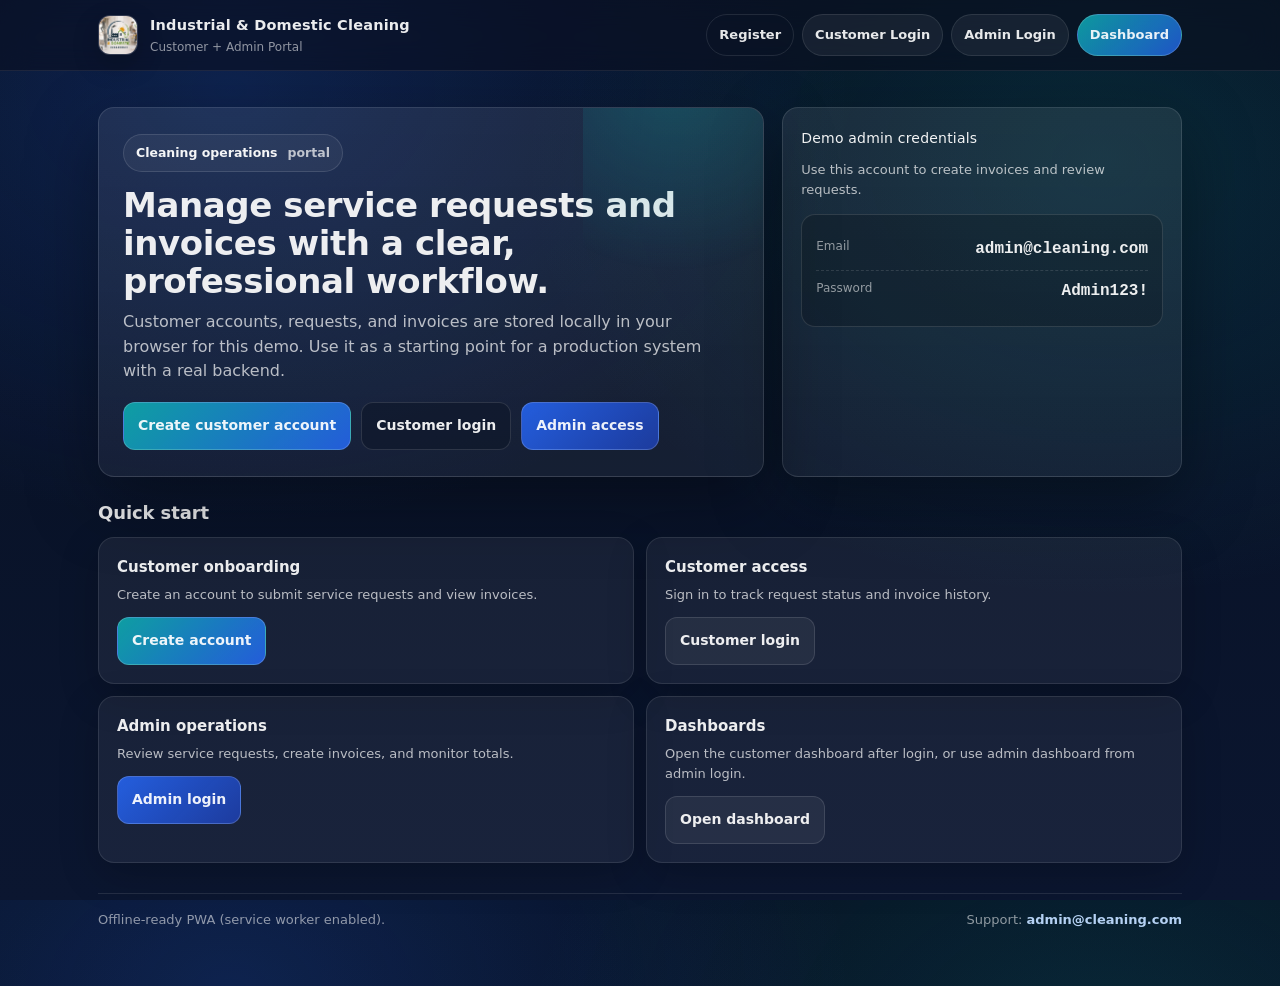
<file: index.html>
<!DOCTYPE html>
<html lang="en">

<head>
    <meta charset="UTF-8">
    <meta name="viewport" content="width=device-width, initial-scale=1.0">
    <meta http-equiv="X-UA-Compatible" content="IE=edge">
    <meta name="description" content="Industrial & Domestic Cleaning Solutions - Professional Cleaning Services">
    <meta name="theme-color" content="#071021">
    <link rel="manifest" href="manifest.json">
    <title>Industrial & Domestic Cleaning Solutions</title>
    <link rel="stylesheet" href="styles.css">
</head>

<body data-page="home">
    <div class="shell">
        <div class="topbar">
            <div class="topbar-inner">
                <a class="brand" href="index.html">
                    <img class="brand-logo" src="logo.jpeg" alt="Industrial & Domestic Cleaning Solutions logo">
                    <div class="brand-title">
                        <strong>Industrial & Domestic Cleaning</strong>
                        <span>Customer + Admin Portal</span>
                    </div>
                </a>
                <nav class="nav" aria-label="Primary">
                    <a class="chip ghost" href="register.html">Register</a>
                    <a class="chip" href="login.html">Customer Login</a>
                    <a class="chip" href="admin-login.html">Admin Login</a>
                    <a class="chip primary" href="customer-dashboard.html">Dashboard</a>
                </nav>
            </div>
        </div>

        <main class="main">
            <section class="hero">
                <div class="panel hero-main">
                    <div class="kicker"><b>Cleaning operations</b> portal</div>
                    <h1>Manage service requests and invoices with a clear, professional workflow.</h1>
                    <p class="lead">Customer accounts, requests, and invoices are stored locally in your browser for this demo. Use it as a starting point for a production system with a real backend.</p>
                    <div class="cta-row">
                        <a class="btn primary" href="register.html">Create customer account</a>
                        <a class="btn dark" href="login.html">Customer login</a>
                        <a class="btn secondary" href="admin-login.html">Admin access</a>
                    </div>
                </div>
                <aside class="panel hero-aside">
                    <p class="aside-title">Demo admin credentials</p>
                    <p class="aside-note">Use this account to create invoices and review requests.</p>
                    <div class="demo" role="note" aria-label="Demo admin credentials">
                        <div class="row"><span class="label">Email</span><code>admin@cleaning.com</code></div>
                        <div class="row"><span class="label">Password</span><code>Admin123!</code></div>
                    </div>
                </aside>
            </section>

            <section class="section">
                <h2>Quick start</h2>
                <div class="cards">
                    <div class="card">
                        <h3>Customer onboarding</h3>
                        <p>Create an account to submit service requests and view invoices.</p>
                        <a class="btn primary" href="register.html">Create account</a>
                    </div>
                    <div class="card">
                        <h3>Customer access</h3>
                        <p>Sign in to track request status and invoice history.</p>
                        <a class="btn" href="login.html">Customer login</a>
                    </div>
                    <div class="card">
                        <h3>Admin operations</h3>
                        <p>Review service requests, create invoices, and monitor totals.</p>
                        <a class="btn secondary" href="admin-login.html">Admin login</a>
                    </div>
                    <div class="card">
                        <h3>Dashboards</h3>
                        <p>Open the customer dashboard after login, or use admin dashboard from admin login.</p>
                        <a class="btn" href="customer-dashboard.html">Open dashboard</a>
                    </div>
                </div>
                <div class="footer">
                    <span>Offline-ready PWA (service worker enabled).</span>
                    <span>Support: <a class="link" href="mailto:admin@cleaning.com">admin@cleaning.com</a></span>
                </div>
            </section>
        </main>
    </div>

    <script>
        if ('serviceWorker' in navigator) {
            window.addEventListener('load', function() {
                navigator.serviceWorker.register('/sw.js').catch(function() {});
            });
        }
    </script>
    <script src="auth.js" defer></script>
</body>

</html>
</file>
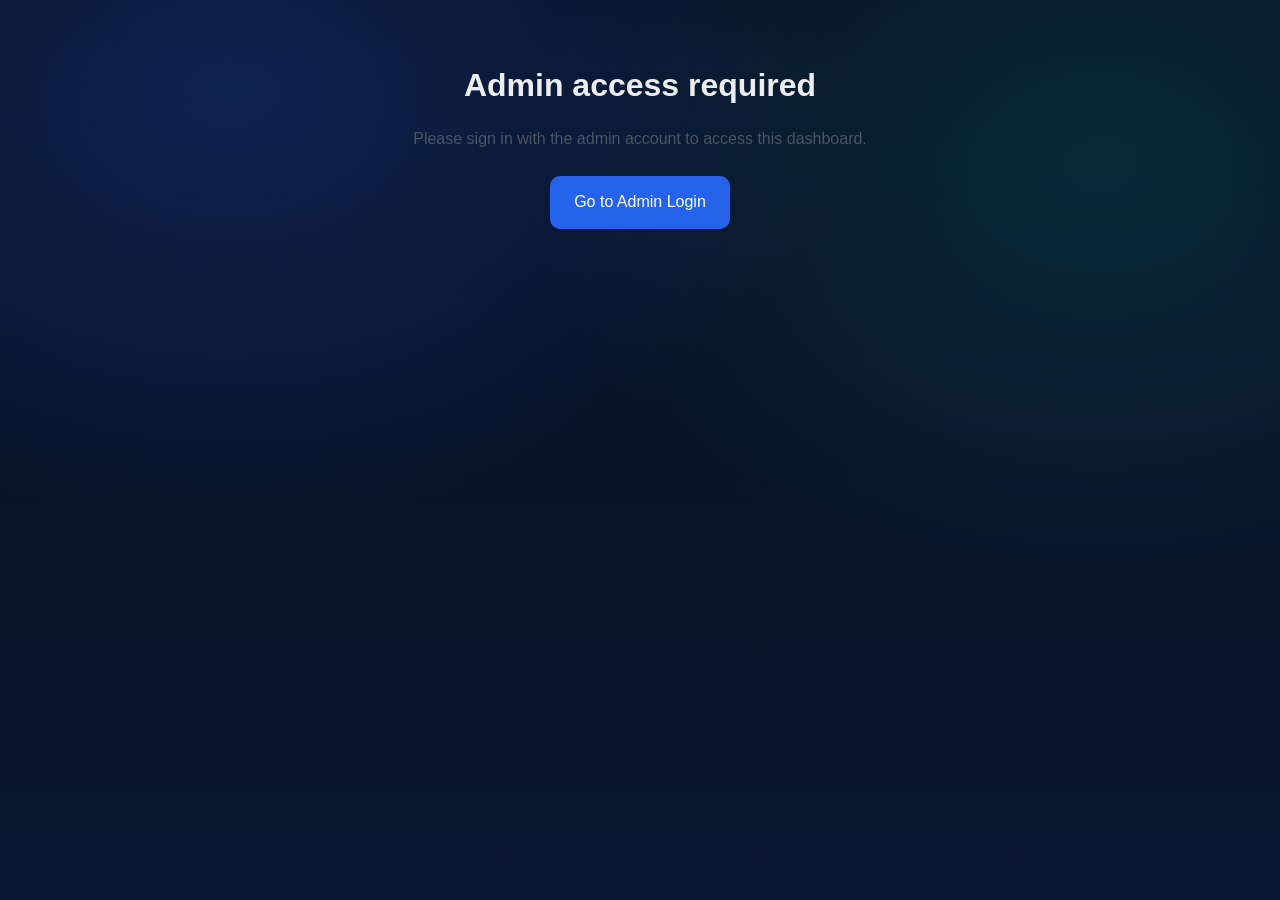
<file: admin-dashboard.html>
<!DOCTYPE html>
<html lang="en">

<head>
    <meta charset="UTF-8">
    <meta name="viewport" content="width=device-width, initial-scale=1.0">
    <meta http-equiv="X-UA-Compatible" content="IE=edge">
    <meta name="description" content="Admin Dashboard for Industrial & Domestic Cleaning Solutions">
    <meta name="theme-color" content="#071021">
    <link rel="manifest" href="manifest.json">
    <title>Admin Dashboard - Industrial & Domestic Cleaning Solutions</title>
    <link rel="stylesheet" href="styles.css">
</head>

<body data-page="admin-dashboard">
    <div class="page">
        <div class="dash-header">
            <div style="display: flex; align-items: center; gap: 16px;">
                <img src="logo.jpeg" alt="Logo" style="height: 50px; width: auto; border-radius: 8px;">
                <div>
                    <h1 class="dash-title">Admin Dashboard</h1>
                    <p class="dash-sub">Managed by admin@cleaning.com | Support: +1 (224) 440-0570</p>
                </div>
            </div>
            <div class="dash-actions">
                <a href="index.html" class="btn dark">Home</a>
                <a href="register.html" class="btn dark">Create Customer</a>
                <a href="customer-dashboard.html" class="btn dark">Customer Portal</a>
                <button id="logout-button" class="btn primary" type="button">Logout</button>
            </div>
        </div>

        <div class="grid">
            <div class="stat-card">
                <div class="stat-label">Total Customers</div>
                <div class="stat-value" id="admin-total-customers">--</div>
            </div>
            <div class="stat-card">
                <div class="stat-label">Total Invoices</div>
                <div class="stat-value" id="admin-total-invoices">--</div>
            </div>
            <div class="stat-card">
                <div class="stat-label">Amount Paid</div>
                <div class="stat-value" id="admin-amount-paid">--</div>
            </div>
            <div class="stat-card">
                <div class="stat-label">Amount Pending</div>
                <div class="stat-value" id="admin-amount-pending">--</div>
            </div>
            <div class="stat-card">
                <div class="stat-label">Pending Requests</div>
                <div class="stat-value" id="admin-pending-requests">--</div>
            </div>
        </div>

        <div class="card block">
            <h2>Customers (Account Monitoring)</h2>
            <table>
                <thead>
                    <tr>
                        <th>Company</th>
                        <th>Contact</th>
                        <th>Email</th>
                        <th>Phone</th>
                        <th>Invoices</th>
                        <th>Requests</th>
                        <th>Actions</th>
                    </tr>
                </thead>
                <tbody id="admin-customer-body">
                    <tr>
                        <td colspan="8" style="text-align:center; padding:18px; color:#6b7280;">No customers loaded yet.</td>
                    </tr>
                </tbody>
            </table>
        </div>

        <div class="card block">
            <h2>Admin Settings</h2>
            <p class="muted" style="margin: 0 0 12px;">Change the admin password for this browser. (This demo stores it in localStorage.)</p>

            <form id="admin-password-form" method="post" action="#">
                <div class="form-row">
                    <div class="form-group">
                        <label for="admin_current_password">Current password</label>
                        <input type="password" id="admin_current_password" name="admin_current_password" required placeholder="Enter current password">
                    </div>
                    <div class="form-group">
                        <label for="admin_new_password">New password</label>
                        <input type="password" id="admin_new_password" name="admin_new_password" required minlength="6" placeholder="At least 6 characters">
                    </div>
                </div>
                <div class="form-group">
                    <label for="admin_confirm_password">Confirm new password</label>
                    <input type="password" id="admin_confirm_password" name="admin_confirm_password" required minlength="6" placeholder="Repeat new password">
                </div>

                <button type="submit" class="btn primary">Update Admin Password</button>
                <div id="admin-password-notice" class="notice" style="display:none; margin-top:16px;"></div>
            </form>

            <div class="notice" style="margin-top: 14px;">
                <div style="font-weight:900; margin-bottom: 6px;">Password recovery code</div>
                <div class="muted" style="margin-bottom: 10px;">Use this if you forget the admin password (Admin Forgot Password page).</div>
                <div style="display:flex; gap: 10px; flex-wrap:wrap; align-items:center;">
                    <code id="admin-recovery-value" style="padding: 10px 12px; border-radius: 12px; background: rgba(0,0,0,.18); border: 1px solid rgba(255,255,255,.10);">—</code>
                    <button id="admin-recovery-regenerate" type="button" class="btn dark" style="padding: 10px 12px;">Regenerate</button>
                    <a class="btn" href="admin-forgot-password.html" style="padding: 10px 12px;">Open reset page</a>
                </div>
            </div>
        </div>

        <div class="card block">
            <h2>Service Requests</h2>
            <table>
                <thead>
                    <tr>
                        <th>Customer</th>
                        <th>Service Type</th>
                        <th>Description</th>
                        <th>Requested Date</th>
                        <th>Status</th>
                        <th>Actions</th>
                    </tr>
                </thead>
                <tbody id="admin-service-requests-body">
                    <tr>
                        <td colspan="6" style="text-align:center; padding:18px; color:#6b7280;">No service requests yet.</td>
                    </tr>
                </tbody>
            </table>
        </div>

        <div class="card block">
            <h2>Latest Invoices</h2>
            <table>
                <thead>
                    <tr>
                        <th>Invoice #</th>
                        <th>Customer</th>
                        <th>Amount</th>
                        <th>Status</th>
                        <th>Date</th>
                    </tr>
                </thead>
                <tbody id="admin-invoice-body">
                    <tr>
                        <td colspan="5" style="text-align:center; padding:18px; color:#6b7280;">No invoices found yet.</td>
                    </tr>
                </tbody>
            </table>
        </div>

        <div class="card block">
            <h2>Create Invoice</h2>
            <form id="invoice-form" method="post" action="#">
                <div class="form-group">
                    <label for="customer_id">Customer Email or Company</label>
                    <input type="text" id="customer_id" name="customer_id" required placeholder="Enter customer email or company">
                </div>

                <div class="form-row">
                    <div class="form-group">
                        <label for="invoice_number">Invoice Number</label>
                        <input type="text" id="invoice_number" name="invoice_number" required placeholder="INV-xxxx">
                    </div>
                    <div class="form-group">
                        <label for="amount">Amount</label>
                        <input type="number" id="amount" name="amount" required step="0.01" placeholder="0.00">
                    </div>
                </div>

                <div class="form-group">
                    <label for="description">Description</label>
                    <textarea id="description" name="description" rows="4" placeholder="Service description"></textarea>
                </div>

                <div class="form-group">
                    <label for="due_date">Due Date</label>
                    <input type="date" id="due_date" name="due_date" required>
                </div>

                <button type="submit" class="btn primary">Create Invoice</button>
                <div id="invoice-submit-notice" class="notice good" style="display:none; margin-top:16px;"></div>
                <p class="hint">This form creates an invoice for a registered customer.</p>
            </form>
        </div>

        <dialog id="customer-dialog" style="border: 1px solid rgba(255,255,255,.14); border-radius: 16px; background: rgba(10,14,30,.96); color: rgba(255,255,255,.92); width: min(820px, calc(100vw - 24px)); box-shadow: 0 24px 70px rgba(0,0,0,.45);">
            <div style="display:flex; justify-content: space-between; gap: 14px; align-items:flex-start; padding: 14px 14px 10px;">
                <div>
                    <div style="font-weight: 900; letter-spacing: -.2px; font-size: 16px;">Customer account</div>
                    <div id="customer-dialog-sub" class="muted" style="margin-top: 4px;">—</div>
                </div>
                <button id="customer-dialog-close" class="btn dark" type="button" style="padding: 10px 12px;">Close</button>
            </div>
            <div style="padding: 0 14px 14px;">
                <div id="customer-dialog-body" class="notice" style="background: rgba(255,255,255,.05); border-color: rgba(255,255,255,.10);"></div>
                <div class="muted" style="margin-top: 10px;">Security note: this is a demo. Don’t store real passwords in localStorage in production.</div>
            </div>
        </dialog>
    </div>
    <script src="auth.js" defer></script>
</body>

</html>
</file>
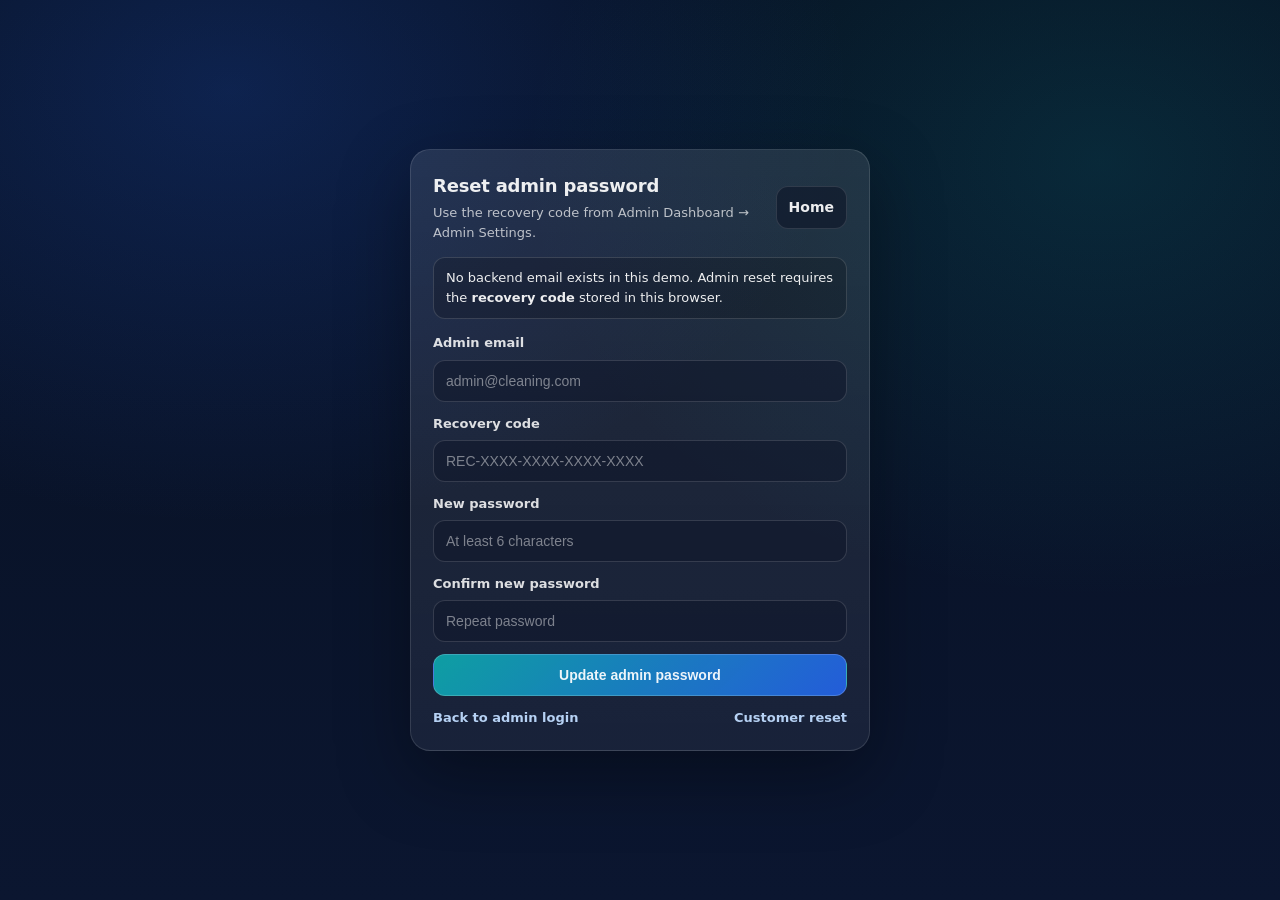
<file: admin-forgot-password.html>
<!DOCTYPE html>
<html lang="en">
<head>
    <meta charset="UTF-8">
    <meta name="viewport" content="width=device-width, initial-scale=1.0">
    <meta http-equiv="X-UA-Compatible" content="IE=edge">
    <meta name="description" content="Reset admin password - Industrial & Domestic Cleaning Solutions">
    <meta name="theme-color" content="#071021">
    <link rel="manifest" href="manifest.json">
    <title>Forgot Password - Admin</title>
    <link rel="stylesheet" href="styles.css">
</head>
<body>
    <div class="auth-wrap">
        <div class="auth-card">
            <div class="auth-head">
                <div>
                    <h1 class="auth-title">Reset admin password</h1>
                    <p class="auth-subtitle">Use the recovery code from Admin Dashboard → Admin Settings.</p>
                </div>
                <a class="btn dark" href="index.html" style="padding:10px 12px;">Home</a>
            </div>

            <div class="notice" style="margin: 6px 0 12px;">
                No backend email exists in this demo. Admin reset requires the <b>recovery code</b> stored in this browser.
            </div>

            <form id="admin-forgot-form" class="form" method="post" action="#">
                <div class="field">
                    <label for="email">Admin email</label>
                    <input type="email" id="email" name="email" required placeholder="admin@cleaning.com">
                </div>
                <div class="field">
                    <label for="recovery_code">Recovery code</label>
                    <input type="text" id="recovery_code" name="recovery_code" required placeholder="REC-XXXX-XXXX-XXXX-XXXX">
                </div>
                <div class="field">
                    <label for="new_password">New password</label>
                    <input type="password" id="new_password" name="new_password" required minlength="6" placeholder="At least 6 characters">
                </div>
                <div class="field">
                    <label for="confirm_password">Confirm new password</label>
                    <input type="password" id="confirm_password" name="confirm_password" required minlength="6" placeholder="Repeat password">
                </div>

                <div id="admin-forgot-notice" class="notice" style="display:none;"></div>
                <button type="submit" class="btn primary" style="width:100%;">Update admin password</button>
            </form>

            <div class="auth-actions">
                <p class="muted" style="margin:0;"><a class="link" href="admin-login.html">Back to admin login</a></p>
                <p class="muted" style="margin:0;"><a class="link" href="forgot-password.html">Customer reset</a></p>
            </div>
        </div>
    </div>
    <script src="auth.js" defer></script>
</body>
</html>
</file>
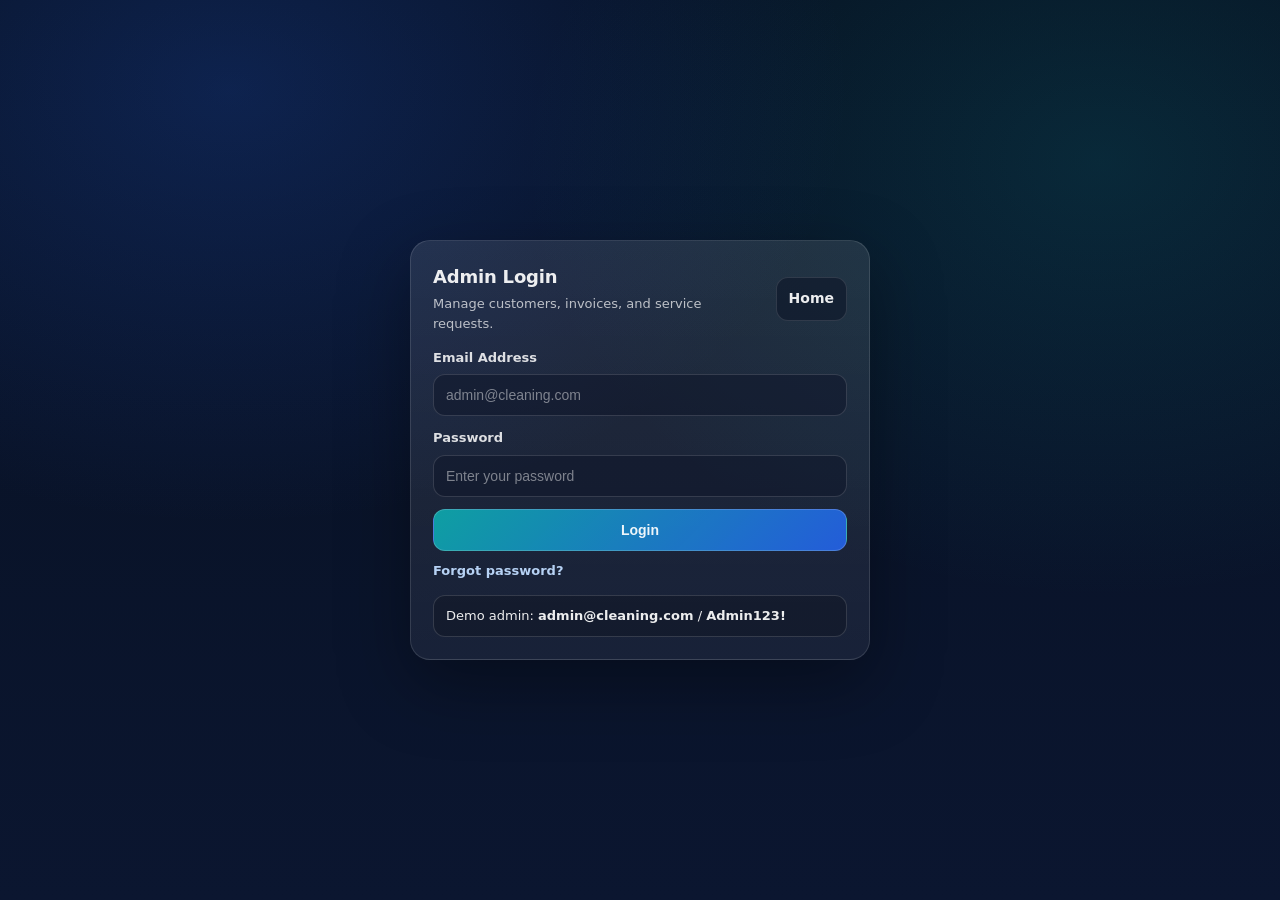
<file: admin-login.html>
<!DOCTYPE html>
<html lang="en">

<head>
    <meta charset="UTF-8">
    <meta name="viewport" content="width=device-width, initial-scale=1.0">
    <meta http-equiv="X-UA-Compatible" content="IE=edge">
    <meta name="description" content="Admin Login for Industrial & Domestic Cleaning Solutions">
    <meta name="theme-color" content="#0b1020">
    <link rel="manifest" href="manifest.json">
    <title>Admin Login - Industrial & Domestic Cleaning Solutions</title>
    <link rel="stylesheet" href="styles.css">
</head>

<body>
    <div class="auth-wrap">
        <div class="auth-card">
            <div class="auth-head">
                <div>
                    <h1 class="auth-title">Admin Login</h1>
                    <p class="auth-subtitle">Manage customers, invoices, and service requests.</p>
                </div>
                <a class="btn dark" href="index.html" style="padding:10px 12px;">Home</a>
            </div>

            <form id="admin-login-form" class="form" method="post" action="#">
                <div class="field">
                    <label for="email">Email Address</label>
                    <input type="email" id="email" name="email" required placeholder="admin@cleaning.com">
                </div>
                <div class="field">
                    <label for="password">Password</label>
                    <input type="password" id="password" name="password" required placeholder="Enter your password">
                </div>
                <div id="admin-error" class="notice error" style="display:none;"></div>
                <button type="submit" class="btn primary" style="width:100%;">Login</button>
            </form>

            <div class="auth-actions" style="margin-top: 10px;">
                <p class="muted" style="margin:0;"><a class="link" href="admin-forgot-password.html">Forgot password?</a></p>
            </div>

            <div class="notice" style="margin-top:14px;">
                Demo admin: <span style="font-weight:900;">admin@cleaning.com</span> / <span style="font-weight:900;">Admin123!</span>
            </div>
        </div>
    </div>
    <script src="auth.js" defer></script>
</body>

</html>
</file>
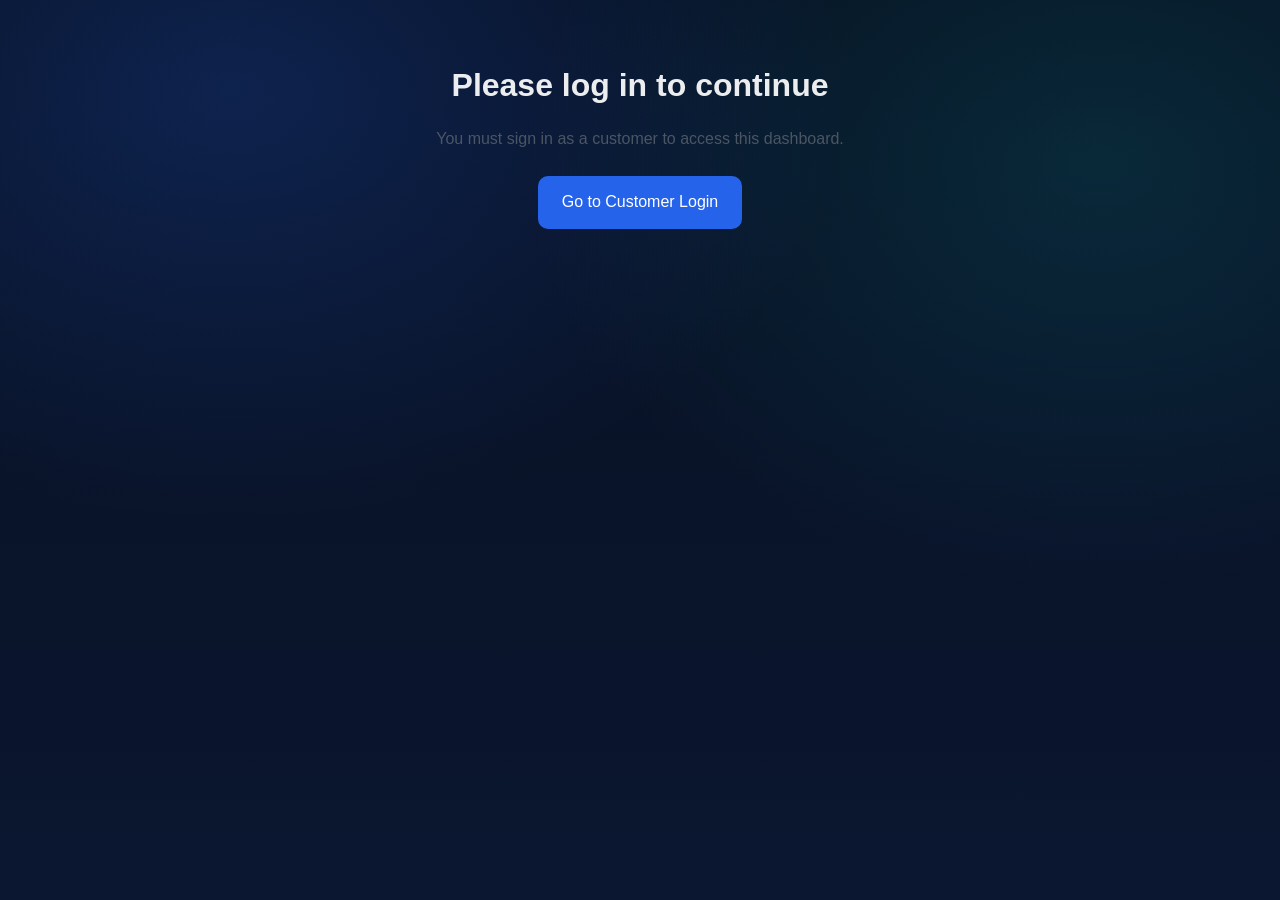
<file: customer-dashboard.html>
﻿<!DOCTYPE html>
<html lang="en">

<head>
    <meta charset="UTF-8">
    <meta name="viewport" content="width=device-width, initial-scale=1.0">
    <meta http-equiv="X-UA-Compatible" content="IE=edge">
    <meta name="description" content="Customer Dashboard for Industrial & Domestic Cleaning Solutions">
    <meta name="theme-color" content="#0b1020">
    <link rel="manifest" href="manifest.json">
    <title>Customer Dashboard - Industrial & Domestic Cleaning Solutions</title>
    <link rel="stylesheet" href="styles.css">
</head>

<body data-page="customer-dashboard">
    <div class="page">
        <div class="dash-header">
            <div>
                <h1 class="dash-title">Customer Portal</h1>
                <p id="customer-welcome" class="dash-sub">Welcome back!</p>
            </div>
            <div class="dash-actions">
                <a href="index.html" class="btn dark">Home</a>
                <button id="logout-button" class="btn primary" type="button">Logout</button>
            </div>
        </div>

        <div class="grid">
            <div class="stat-card">
                <div class="stat-label">Total Invoices</div>
                <div class="stat-value" id="invoice-count">0</div>
            </div>
            <div class="stat-card">
                <div class="stat-label">Pending Amount</div>
                <div class="stat-value" id="pending-amount">$0.00</div>
            </div>
            <div class="stat-card">
                <div class="stat-label">Amount Paid</div>
                <div class="stat-value" id="paid-amount">$0.00</div>
            </div>
            <div class="stat-card">
                <div class="stat-label">Active Requests</div>
                <div class="stat-value" id="active-requests">0</div>
            </div>
        </div>

        <div class="card block">
            <h2>📋 Recent Invoices</h2>
            <table>
                <thead>
                    <tr>
                        <th>Invoice #</th>
                        <th>Issue Date</th>
                        <th>Amount</th>
                        <th>Status</th>
                        <th>Actions</th>
                    </tr>
                </thead>
                <tbody id="invoice-table-body">
                    <tr>
                        <td colspan="5" style="text-align: center; padding: 40px;">
                            <div class="empty-state">
                                <div class="empty-state-icon">📄</div>
                                <p>No invoices available. Log in to view your account invoices.</p>
                            </div>
                        </td>
                    </tr>
                </tbody>
            </table>
        </div>

        <div class="card block">
            <h2>🔧 Service Requests</h2>
            <table>
                <thead>
                    <tr>
                        <th>Service Type</th>
                        <th>Description</th>
                        <th>Requested Date</th>
                        <th>Status</th>
                    </tr>
                </thead>
                <tbody id="request-table-body">
                    <tr>
                        <td colspan="4" style="text-align: center; padding: 40px;">
                            <div class="empty-state">
                                <div class="empty-state-icon">🛠️</div>
                                <p>No service requests yet. Submit a request below to get started.</p>
                            </div>
                        </td>
                    </tr>
                </tbody>
            </table>
        </div>

        <div class="card block">
            <h2>✉️ Request New Service</h2>
            <form id="service-request-form" method="post" action="#">
                <div class="form-row">
                    <div class="form-group">
                        <label for="service_type">Service Type *</label>
                        <select id="service_type" name="service_type" required>
                            <option value="">-- Select a Service --</option>
                            <option value="residential_cleaning">Residential Cleaning</option>
                            <option value="commercial_cleaning">Commercial Cleaning</option>
                            <option value="pest_control">Pest Control</option>
                            <option value="fumigation">Fumigation</option>
                            <option value="carpet_cleaning">Carpet Cleaning</option>
                            <option value="window_cleaning">Window Cleaning</option>
                            <option value="other">Other</option>
                        </select>
                    </div>
                    <div class="form-group">
                        <label for="requested_date">Preferred Date</label>
                        <input type="date" id="requested_date" name="requested_date">
                    </div>
                </div>

                <div class="form-group">
                    <label for="description">Service Description *</label>
                    <textarea id="description" name="description" placeholder="Please describe the cleaning or service you need. Include any specific details about your facility, areas to clean, or special requirements." required></textarea>
                </div>

                <button type="submit" class="btn primary" style="width: 100%;">Submit Service Request</button>
                <div id="service-request-notice" class="notice" style="display:none; margin-top:16px;"></div>
            </form>
            <div class="notice good">💡 Our team will review your service request and contact you within 24 hours to confirm scheduling and pricing.</div>
        </div>

        <div class="card block">
            <h2>👤 Account Information</h2>
            <p class="muted" style="margin-bottom: 12px;">Log in to view and manage your complete account profile, contact details, and service history.</p>
            <div class="profile-info">
                <div class="info-item">
                    <div class="info-label">Name</div>
                    <div class="info-value" id="info-name">-- Login to view --</div>
                </div>
                <div class="info-item">
                    <div class="info-label">Company</div>
                    <div class="info-value" id="info-company">-- Login to view --</div>
                </div>
                <div class="info-item">
                    <div class="info-label">Email</div>
                    <div class="info-value" id="info-email">-- Login to view --</div>
                </div>
                <div class="info-item">
                    <div class="info-label">Phone</div>
                    <div class="info-value" id="info-phone">-- Login to view --</div>
                </div>
            </div>
            <div style="margin-top: 20px;">
                <a href="login.html" class="btn primary">Login to Manage Account</a>
            </div>
        </div>

        <div class="card block" style="background: linear-gradient(135deg, rgba(124,58,237, 0.14) 0%, rgba(34,197,94, 0.10) 100%); border-color: rgba(255,255,255,.14);">
            <h2>📞 Need Help?</h2>
            <p>If you have any questions about our services or need assistance with your account, please contact our support team:</p>
            <p style="margin: 12px 0; font-weight: 900;">📧 support@cleaning-solutions.com | ☎️ 1-800-CLEAN-01</p>
        </div>
    </div>
    <script src="auth.js" defer></script>
</body>

</html>
</file>
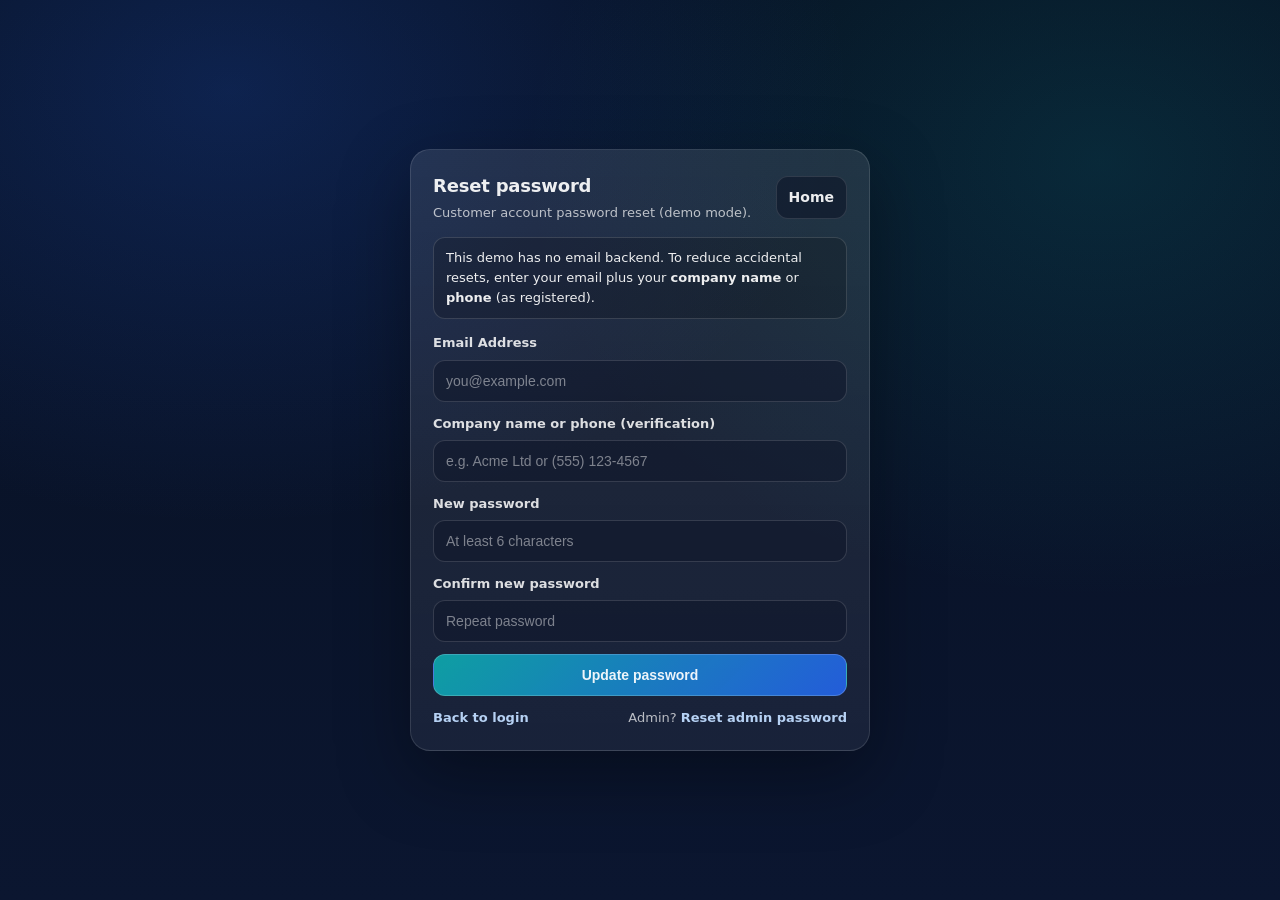
<file: forgot-password.html>
<!DOCTYPE html>
<html lang="en">
<head>
    <meta charset="UTF-8">
    <meta name="viewport" content="width=device-width, initial-scale=1.0">
    <meta http-equiv="X-UA-Compatible" content="IE=edge">
    <meta name="description" content="Reset your password - Industrial & Domestic Cleaning Solutions">
    <meta name="theme-color" content="#071021">
    <link rel="manifest" href="manifest.json">
    <title>Forgot Password - Customer</title>
    <link rel="stylesheet" href="styles.css">
</head>
<body>
    <div class="auth-wrap">
        <div class="auth-card">
            <div class="auth-head">
                <div>
                    <h1 class="auth-title">Reset password</h1>
                    <p class="auth-subtitle">Customer account password reset (demo mode).</p>
                </div>
                <a class="btn dark" href="index.html" style="padding:10px 12px;">Home</a>
            </div>

            <div class="notice" style="margin: 6px 0 12px;">
                This demo has no email backend. To reduce accidental resets, enter your email plus your <b>company name</b> or <b>phone</b> (as registered).
            </div>

            <form id="forgot-form" class="form" method="post" action="#">
                <div class="field">
                    <label for="email">Email Address</label>
                    <input type="email" id="email" name="email" required placeholder="you@example.com">
                </div>
                <div class="field">
                    <label for="company_or_phone">Company name or phone (verification)</label>
                    <input type="text" id="company_or_phone" name="company_or_phone" placeholder="e.g. Acme Ltd or (555) 123-4567">
                </div>
                <div class="field">
                    <label for="new_password">New password</label>
                    <input type="password" id="new_password" name="new_password" required minlength="6" placeholder="At least 6 characters">
                </div>
                <div class="field">
                    <label for="confirm_password">Confirm new password</label>
                    <input type="password" id="confirm_password" name="confirm_password" required minlength="6" placeholder="Repeat password">
                </div>

                <div id="forgot-notice" class="notice" style="display:none;"></div>
                <button type="submit" class="btn primary" style="width:100%;">Update password</button>
            </form>

            <div class="auth-actions">
                <p class="muted" style="margin:0;"><a class="link" href="login.html">Back to login</a></p>
                <p class="muted" style="margin:0;">Admin? <a class="link" href="admin-forgot-password.html">Reset admin password</a></p>
            </div>
        </div>
    </div>
    <script src="auth.js" defer></script>
</body>
</html>
</file>
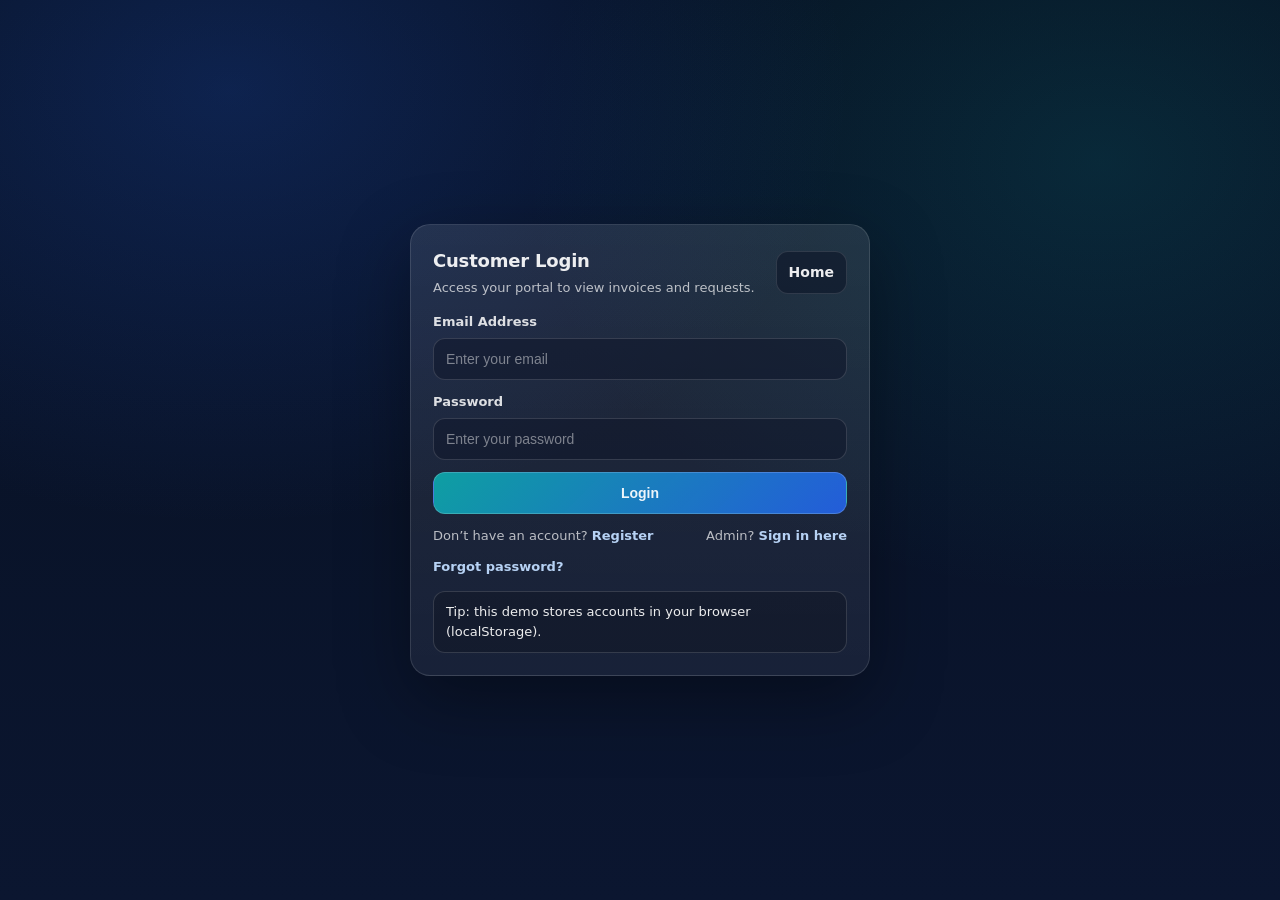
<file: login.html>
<!DOCTYPE html>
<html lang="en">

<head>
    <meta charset="UTF-8">
    <meta name="viewport" content="width=device-width, initial-scale=1.0">
    <meta http-equiv="X-UA-Compatible" content="IE=edge">
    <meta name="description" content="Login to Industrial & Domestic Cleaning Solutions">
    <meta name="theme-color" content="#0b1020">
    <link rel="manifest" href="manifest.json">
    <title>Login - Industrial & Domestic Cleaning Solutions</title>
    <link rel="stylesheet" href="styles.css">
</head>

<body>
    <div class="auth-wrap">
        <div class="auth-card">
            <div class="auth-head">
                <div>
                    <h1 class="auth-title">Customer Login</h1>
                    <p class="auth-subtitle">Access your portal to view invoices and requests.</p>
                </div>
                <a class="btn dark" href="index.html" style="padding:10px 12px;">Home</a>
            </div>

            <form id="login-form" class="form" method="post" action="#">
                <div class="field">
                    <label for="email">Email Address</label>
                    <input type="email" id="email" name="email" required placeholder="Enter your email">
                </div>
                <div class="field">
                    <label for="password">Password</label>
                    <input type="password" id="password" name="password" required placeholder="Enter your password">
                </div>
                <div id="login-error" class="notice error" style="display:none;"></div>
                <button type="submit" class="btn primary" style="width:100%;">Login</button>
            </form>

            <div class="auth-actions">
                <p class="muted" style="margin:0;">Don’t have an account? <a class="link" href="register.html">Register</a></p>
                <p class="muted" style="margin:0;">Admin? <a class="link" href="admin-login.html">Sign in here</a></p>
            </div>
            <div class="auth-actions" style="margin-top: 10px;">
                <p class="muted" style="margin:0;"><a class="link" href="forgot-password.html">Forgot password?</a></p>
            </div>

            <div class="notice" style="margin-top:14px;">
                Tip: this demo stores accounts in your browser (localStorage).
            </div>
        </div>
    </div>
    <script src="auth.js" defer></script>
</body>

</html>
</file>
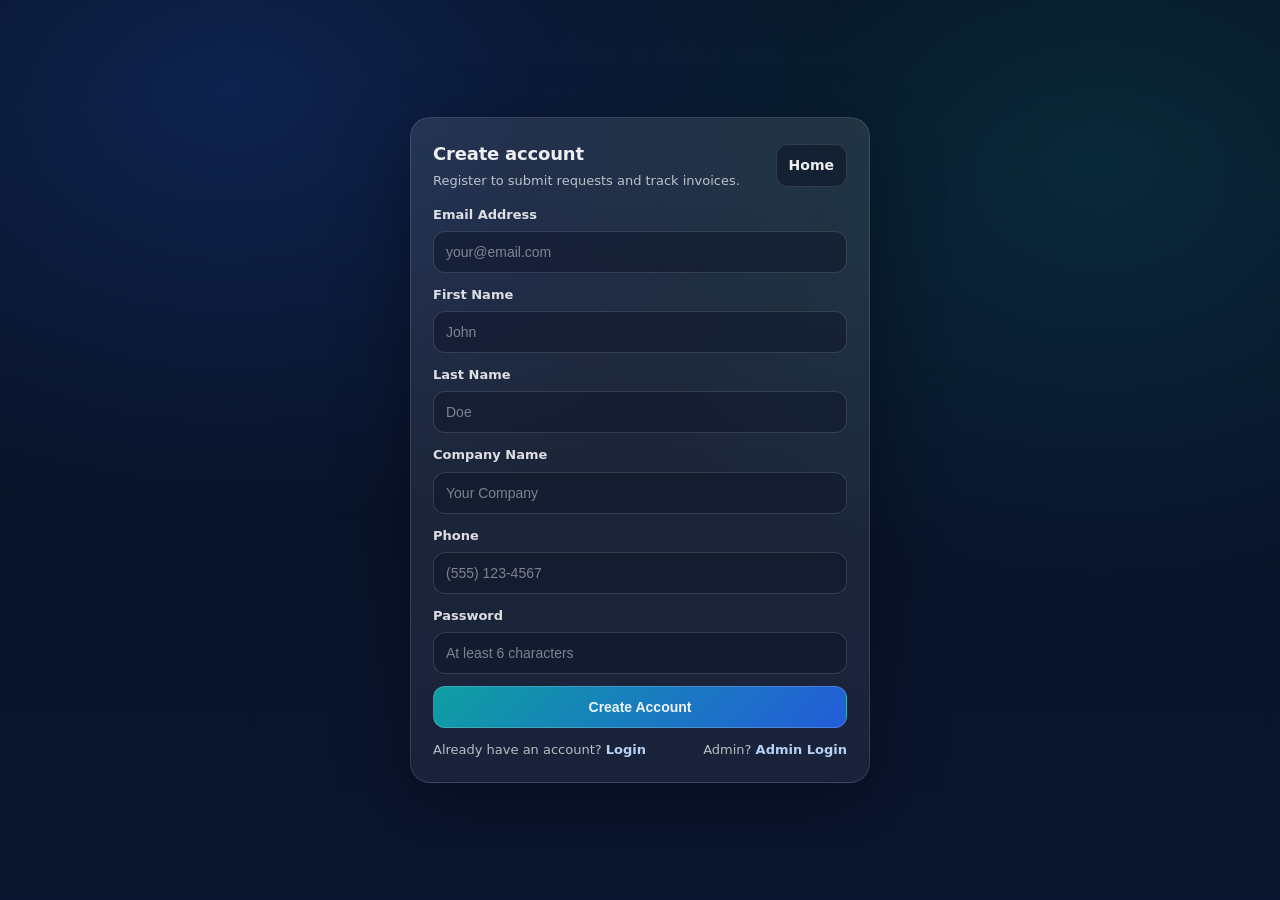
<file: register.html>
<!DOCTYPE html>
<html lang="en">

<head>
    <meta charset="UTF-8">
    <meta name="viewport" content="width=device-width, initial-scale=1.0">
    <meta http-equiv="X-UA-Compatible" content="IE=edge">
    <meta name="description" content="Register for Industrial & Domestic Cleaning Solutions">
    <meta name="theme-color" content="#0b1020">
    <link rel="manifest" href="manifest.json">
    <title>Register - Industrial & Domestic Cleaning Solutions</title>
    <link rel="stylesheet" href="styles.css">
</head>

<body>
    <div class="auth-wrap">
        <div class="auth-card">
            <div class="auth-head">
                <div>
                    <h1 class="auth-title">Create account</h1>
                    <p class="auth-subtitle">Register to submit requests and track invoices.</p>
                </div>
                <a class="btn dark" href="index.html" style="padding:10px 12px;">Home</a>
            </div>

            <form id="register-form" class="form" method="post" action="#">
                <div class="field">
                    <label for="email">Email Address</label>
                    <input type="email" id="email" name="email" required placeholder="your@email.com">
                </div>
                <div class="field">
                    <label for="first_name">First Name</label>
                    <input type="text" id="first_name" name="first_name" placeholder="John">
                </div>
                <div class="field">
                    <label for="last_name">Last Name</label>
                    <input type="text" id="last_name" name="last_name" placeholder="Doe">
                </div>
                <div class="field">
                    <label for="company_name">Company Name</label>
                    <input type="text" id="company_name" name="company_name" placeholder="Your Company">
                </div>
                <div class="field">
                    <label for="phone">Phone</label>
                    <input type="tel" id="phone" name="phone" placeholder="(555) 123-4567">
                </div>
                <div class="field">
                    <label for="password">Password</label>
                    <input type="password" id="password" name="password" required minlength="6" placeholder="At least 6 characters">
                </div>
                <div id="register-error" class="notice error" style="display:none;"></div>

                <button type="submit" class="btn primary" style="width:100%;">Create Account</button>
            </form>

            <div class="auth-actions">
                <p class="muted" style="margin:0;">Already have an account? <a class="link" href="login.html">Login</a></p>
                <p class="muted" style="margin:0;">Admin? <a class="link" href="admin-login.html">Admin Login</a></p>
            </div>
        </div>
    </div>
    <script src="auth.js" defer></script>
</body>

</html>
</file>
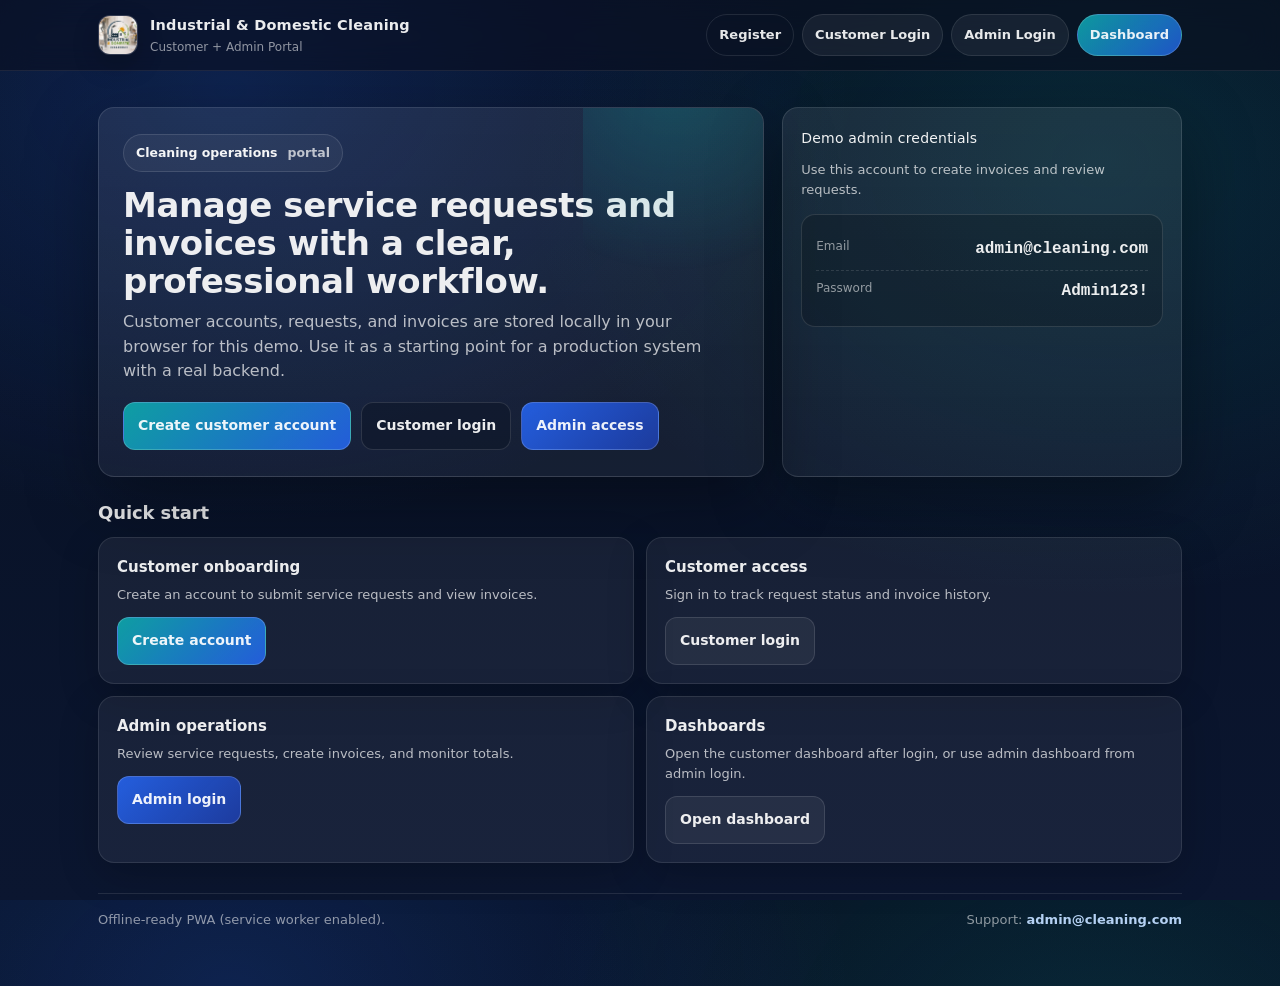
<file: Untitled-7.html>
<!DOCTYPE html>
<html lang="en">

<head>
    <meta charset="UTF-8">
    <meta name="viewport" content="width=device-width, initial-scale=1.0">
    <meta http-equiv="X-UA-Compatible" content="IE=edge">
    <meta name="description" content="Industrial & Domestic Cleaning Solutions - Professional Cleaning Services">
    <meta name="theme-color" content="#0b1020">
    <link rel="manifest" href="manifest.json">
    <title>Industrial & Domestic Cleaning Solutions</title>
    <link rel="stylesheet" href="styles.css">
    <meta http-equiv="refresh" content="0; url=index.html">
</head>

<body data-page="home">
    <div class="shell">
        <main class="main">
            <div class="panel hero-main">
                <div class="kicker"><b>Redirecting</b> to the new home</div>
                <h1>Taking you to <span style="color: rgba(191,219,254,.95);">index.html</span>…</h1>
                <p class="lead">This page is kept for backward compatibility. If you are not redirected, use the button below.</p>
                <div class="cta-row">
                    <a class="btn primary" href="index.html">Go to Home</a>
                </div>
            </div>
        </main>
    </div>
    <script src="auth.js" defer></script>
</body>

</html>
</file>
<file: styles.css>
/*
  Shared UI theme for the static site.
  Keep selectors fairly generic so existing HTML (ids used by auth.js) keeps working.
*/
:root{
  /* Serious / corporate palette */
  --bg0: #071021;   /* deep navy */
  --bg1: #0b1630;   /* navy */
  --card: rgba(255,255,255,.08);
  --cardSolid: #0f172a;
  --stroke: rgba(255,255,255,.12);
  --text: rgba(255,255,255,.92);
  --muted: rgba(255,255,255,.7);
  --muted2: rgba(255,255,255,.55);
  --shadow: 0 24px 70px rgba(0,0,0,.35);

  --primary: #0ea5a8;  /* teal */
  --primary2: #2563eb; /* blue */
  --danger: #ef4444;
  --warn: #f59e0b;

  --radius: 16px;
  --radiusSm: 12px;
  --max: 1120px;

  --ring: 0 0 0 4px rgba(14, 165, 168, .22);
}

*{ box-sizing:border-box; }
html,body{ height:100%; }
body{
  margin:0;
  font-family: ui-sans-serif, system-ui, -apple-system, Segoe UI, Roboto, Helvetica, Arial, "Apple Color Emoji", "Segoe UI Emoji";
  color: var(--text);
  background:
    radial-gradient(1000px 700px at 18% 10%, rgba(37,99,235,.22), transparent 62%),
    radial-gradient(900px 680px at 86% 18%, rgba(14,165,168,.16), transparent 64%),
    linear-gradient(180deg, var(--bg0), var(--bg1));
  line-height: 1.55;
}

img{ max-width:100%; display:block; }
a{ color: inherit; }

.shell{
  min-height:100%;
  display:flex;
  flex-direction:column;
}

.topbar{
  position: sticky;
  top: 0;
  z-index: 20;
  backdrop-filter: blur(14px);
  background: rgba(10, 14, 30, .55);
  border-bottom: 1px solid rgba(255,255,255,.08);
}

.topbar-inner{
  max-width: var(--max);
  margin: 0 auto;
  padding: 14px 18px;
  display:flex;
  align-items:center;
  justify-content:space-between;
  gap: 14px;
}

.brand{
  display:flex;
  align-items:center;
  gap: 12px;
  text-decoration:none;
}
.brand-logo{
  width: 40px;
  height: 40px;
  border-radius: 12px;
  border: 1px solid rgba(255,255,255,.12);
  box-shadow: 0 10px 26px rgba(0,0,0,.22);
  object-fit: cover;
  background: rgba(255,255,255,.05);
}
.brand-title{
  display:flex;
  flex-direction:column;
  gap: 1px;
}
.brand-title strong{
  font-size: 14.5px;
  letter-spacing: .2px;
}
.brand-title span{
  font-size: 12px;
  color: var(--muted2);
}

.nav{
  display:flex;
  flex-wrap:wrap;
  gap: 8px;
  justify-content:flex-end;
}

.chip{
  display:inline-flex;
  align-items:center;
  gap: 10px;
  padding: 10px 12px;
  border-radius: 999px;
  border: 1px solid rgba(255,255,255,.10);
  background: rgba(255,255,255,.06);
  color: rgba(255,255,255,.9);
  text-decoration:none;
  font-weight: 600;
  font-size: 13px;
  transition: transform .15s ease, background .15s ease, border-color .15s ease;
}
.chip:hover{
  transform: translateY(-1px);
  background: rgba(255,255,255,.10);
  border-color: rgba(255,255,255,.18);
}
.chip.primary{
  background: linear-gradient(135deg, rgba(14,165,168,.92), rgba(37,99,235,.82));
  border-color: rgba(255,255,255,.18);
}
.chip.ghost{
  background: transparent;
}

.main{
  width:100%;
  max-width: var(--max);
  margin: 0 auto;
  padding: 28px 18px 56px;
}

.hero{
  display:grid;
  grid-template-columns: 1.25fr .75fr;
  gap: 18px;
  align-items: stretch;
  margin-top: 8px;
}

.panel{
  border: 1px solid var(--stroke);
  border-radius: var(--radius);
  background: linear-gradient(180deg, rgba(255,255,255,.08), rgba(255,255,255,.05));
  box-shadow: var(--shadow);
}

.hero-main{
  padding: 26px 24px;
  overflow:hidden;
  position:relative;
}
.hero-main::before{
  content:"";
  position:absolute;
  inset: -120px -120px auto auto;
  width: 300px;
  height: 300px;
  background: radial-gradient(circle at 30% 30%, rgba(14,165,168,.28), transparent 65%);
  pointer-events:none;
  filter: blur(0px);
}

.kicker{
  display:inline-flex;
  align-items:center;
  gap: 10px;
  padding: 8px 12px;
  border-radius: 999px;
  border: 1px solid rgba(255,255,255,.12);
  background: rgba(255,255,255,.05);
  color: var(--muted);
  font-weight: 700;
  font-size: 12.5px;
}
.kicker b{
  color: rgba(255,255,255,.95);
}

.hero h1{
  margin: 14px 0 10px;
  font-size: 34px;
  line-height: 1.12;
  letter-spacing: -.4px;
}
.lead{
  margin: 0 0 18px;
  color: var(--muted);
  max-width: 58ch;
}

.cta-row{
  display:flex;
  flex-wrap:wrap;
  gap: 10px;
  margin-top: 18px;
}

.btn{
  display:inline-flex;
  align-items:center;
  justify-content:center;
  gap: 10px;
  padding: 12px 14px;
  border-radius: 12px;
  border: 1px solid rgba(255,255,255,.12);
  background: rgba(255,255,255,.06);
  color: rgba(255,255,255,.92);
  text-decoration:none;
  font-weight: 800;
  font-size: 14px;
  cursor:pointer;
  transition: transform .15s ease, background .15s ease, border-color .15s ease;
}
.btn:hover{ transform: translateY(-1px); background: rgba(255,255,255,.10); border-color: rgba(255,255,255,.18); }
.btn.primary{
  background: linear-gradient(135deg, rgba(14,165,168,.95), rgba(37,99,235,.90));
  border-color: rgba(255,255,255,.18);
}
.btn.secondary{
  background: linear-gradient(135deg, rgba(37,99,235,.92), rgba(30,64,175,.86));
  border-color: rgba(255,255,255,.18);
}
.btn.dark{
  background: rgba(15, 23, 42, .65);
}
.btn:focus{ outline: none; box-shadow: var(--ring); }

.hero-aside{
  padding: 20px 18px;
}
.aside-title{
  margin: 0 0 10px;
  font-size: 14px;
  letter-spacing: .2px;
  color: rgba(255,255,255,.95);
}
.aside-note{
  margin: 0 0 14px;
  color: var(--muted);
  font-size: 13px;
}
.demo{
  border-radius: 14px;
  border: 1px solid rgba(255,255,255,.12);
  background: rgba(0,0,0,.18);
  padding: 14px;
}
.demo code{
  font-family: ui-monospace, SFMono-Regular, Menlo, Monaco, Consolas, "Liberation Mono", "Courier New", monospace;
  color: rgba(255,255,255,.92);
  font-weight: 700;
}
.demo .row{
  display:flex;
  justify-content:space-between;
  gap: 10px;
  padding: 8px 0;
  border-bottom: 1px dashed rgba(255,255,255,.12);
}
.demo .row:last-child{ border-bottom:none; }
.demo .label{ color: var(--muted2); font-size: 12px; }

.section{
  margin-top: 22px;
}
.section h2{
  margin: 0 0 10px;
  font-size: 18px;
  letter-spacing: -.1px;
}
.cards{
  display:grid;
  grid-template-columns: repeat(12, 1fr);
  gap: 12px;
}
.card{
  grid-column: span 6;
  padding: 18px;
  border-radius: var(--radius);
  border: 1px solid rgba(255,255,255,.10);
  background: rgba(255,255,255,.06);
  box-shadow: 0 12px 40px rgba(0,0,0,.20);
}
.card h3{
  margin: 0 0 6px;
  font-size: 15px;
}
.card p{
  margin: 0 0 12px;
  color: var(--muted);
  font-size: 13px;
}

.footer{
  margin-top: 30px;
  padding-top: 16px;
  border-top: 1px solid rgba(255,255,255,.10);
  color: var(--muted2);
  font-size: 13px;
  display:flex;
  flex-wrap:wrap;
  gap: 10px;
  justify-content:space-between;
}

/* Auth pages (login/register/admin-login) */
.auth-wrap{
  min-height: 100vh;
  display:flex;
  align-items:center;
  justify-content:center;
  padding: 28px 18px;
}
.auth-card{
  width: 100%;
  max-width: 460px;
  padding: 22px;
  border-radius: 20px;
  border: 1px solid rgba(255,255,255,.12);
  background: linear-gradient(180deg, rgba(255,255,255,.10), rgba(255,255,255,.06));
  box-shadow: var(--shadow);
}
.auth-head{
  display:flex;
  align-items:center;
  justify-content:space-between;
  gap: 14px;
  margin-bottom: 14px;
}
.auth-title{
  margin: 0;
  font-size: 18px;
  letter-spacing: -.2px;
}
.auth-subtitle{
  margin: 3px 0 0;
  color: var(--muted);
  font-size: 13px;
}

.form{
  margin-top: 14px;
}
.field{
  margin-bottom: 12px;
}
label{
  display:block;
  margin-bottom: 6px;
  font-size: 13px;
  font-weight: 700;
  color: rgba(255,255,255,.85);
}
input, select, textarea{
  width:100%;
  padding: 12px 12px;
  border-radius: 12px;
  border: 1px solid rgba(255,255,255,.14);
  background: rgba(15, 23, 42, .55);
  color: rgba(255,255,255,.94);
  font-size: 14px;
  outline:none;
}
textarea{ min-height: 110px; resize: vertical; }
input::placeholder, textarea::placeholder{ color: rgba(255,255,255,.45); }
input:focus, select:focus, textarea:focus{ box-shadow: var(--ring); border-color: rgba(14,165,168,.65); }

.notice{
  margin-top: 10px;
  padding: 10px 12px;
  border-radius: 12px;
  border: 1px solid rgba(255,255,255,.14);
  background: rgba(0,0,0,.18);
  color: rgba(255,255,255,.92);
  font-size: 13px;
}
.notice.error{
  border-color: rgba(239,68,68,.32);
  background: rgba(239,68,68,.14);
  color: rgba(255,255,255,.95);
}
.notice.good{
  border-color: rgba(34,197,94,.30);
  background: rgba(34,197,94,.14);
}
.muted{
  color: var(--muted);
  font-size: 13px;
}
.link{
  color: rgba(191,219,254,.95);
  text-decoration: none;
  font-weight: 800;
}
.link:hover{ text-decoration: underline; }
.auth-actions{
  margin-top: 12px;
  display:flex;
  justify-content:space-between;
  gap: 10px;
  align-items:center;
  flex-wrap:wrap;
}

/* Dashboards */
.page{
  max-width: var(--max);
  margin: 0 auto;
  padding: 22px 18px 56px;
}
.dash-header{
  display:flex;
  justify-content:space-between;
  align-items:flex-start;
  gap: 14px;
  padding: 18px;
  border-radius: var(--radius);
  border: 1px solid rgba(255,255,255,.10);
  background: linear-gradient(180deg, rgba(255,255,255,.10), rgba(255,255,255,.06));
  box-shadow: 0 18px 58px rgba(0,0,0,.25);
}
.dash-title{
  margin:0;
  font-size: 18px;
  letter-spacing: -.2px;
}
.dash-sub{
  margin: 6px 0 0;
  color: var(--muted);
  font-size: 13px;
}
.dash-actions{
  display:flex;
  gap: 10px;
  flex-wrap:wrap;
  justify-content:flex-end;
}

.grid{
  display:grid;
  grid-template-columns: repeat(12, 1fr);
  gap: 12px;
  margin: 16px 0;
}
.stat-card{
  grid-column: span 3;
  border-radius: var(--radius);
  border: 1px solid rgba(255,255,255,.10);
  background: rgba(255,255,255,.06);
  box-shadow: 0 12px 40px rgba(0,0,0,.20);
  padding: 16px;
}
.stat-label{
  color: var(--muted2);
  font-size: 12px;
  text-transform: uppercase;
  letter-spacing: .6px;
  margin-bottom: 6px;
  font-weight: 800;
}
.stat-value{
  font-size: 28px;
  font-weight: 900;
  letter-spacing: -.4px;
}

.card.block{
  grid-column: 1 / -1;
  padding: 18px;
}
.block h2{
  margin: 0 0 12px;
  font-size: 16px;
  letter-spacing: -.1px;
}

table{
  width: 100%;
  border-collapse: collapse;
  border: 1px solid rgba(255,255,255,.10);
  border-radius: 14px;
  overflow:hidden;
  background: rgba(0,0,0,.16);
}
th, td{
  padding: 12px 12px;
  border-bottom: 1px solid rgba(255,255,255,.08);
  text-align:left;
  vertical-align: top;
  font-size: 13px;
}
th{
  color: rgba(255,255,255,.88);
  background: rgba(255,255,255,.06);
  font-size: 12px;
  text-transform: uppercase;
  letter-spacing: .55px;
}
tr:hover td{
  background: rgba(255,255,255,.04);
}

.pill{
  display:inline-flex;
  align-items:center;
  justify-content:center;
  padding: 6px 10px;
  border-radius: 999px;
  border: 1px solid rgba(255,255,255,.12);
  background: rgba(255,255,255,.06);
  font-weight: 900;
  font-size: 12px;
}
.pill.warn{ border-color: rgba(245,158,11,.32); background: rgba(245,158,11,.14); }
.pill.good{ border-color: rgba(34,197,94,.30); background: rgba(34,197,94,.14); }

.accept-btn{
  display:inline-flex;
  align-items:center;
  justify-content:center;
  padding: 8px 10px;
  border-radius: 10px;
  border: 1px solid rgba(255,255,255,.12);
  background: rgba(34,197,94,.16);
  color: rgba(255,255,255,.95);
  font-weight: 900;
  cursor:pointer;
}
.accept-btn:hover{ background: rgba(34,197,94,.22); }

.profile-info{
  display:grid;
  grid-template-columns: repeat(12, 1fr);
  gap: 10px;
}
.info-item{
  grid-column: span 6;
  border: 1px solid rgba(255,255,255,.10);
  background: rgba(255,255,255,.05);
  border-radius: 14px;
  padding: 12px;
}
.info-label{
  color: var(--muted2);
  font-size: 11.5px;
  text-transform: uppercase;
  letter-spacing: .55px;
  font-weight: 900;
}
.info-value{
  margin-top: 6px;
  font-weight: 900;
}

@media (max-width: 960px){
  .hero{ grid-template-columns: 1fr; }
  .card{ grid-column: span 12; }
  .stat-card{ grid-column: span 6; }
  .info-item{ grid-column: span 12; }
}
@media (max-width: 560px){
  .stat-card{ grid-column: span 12; }
  .hero h1{ font-size: 28px; }
  .topbar-inner{ padding: 12px 12px; }
  .main{ padding: 18px 12px 46px; }
  .page{ padding: 18px 12px 46px; }
}
</file>
